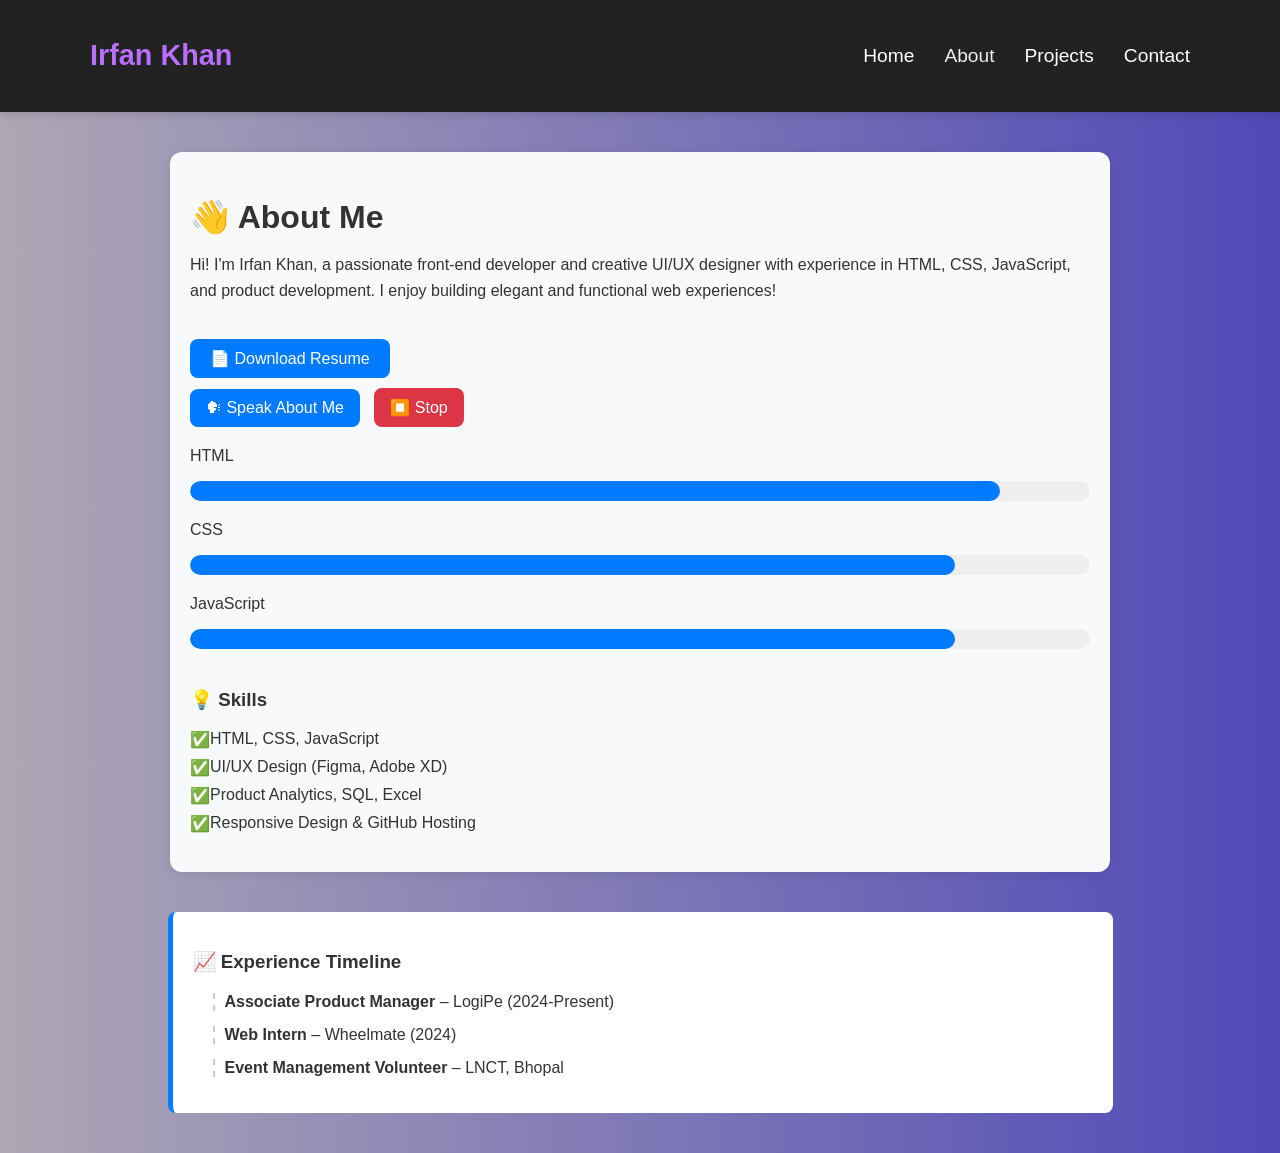
<file: about.html>
<!DOCTYPE html>
<html lang="en">
<head>
  <meta charset="UTF-8" />
  <meta name="viewport" content="width=device-width, initial-scale=1.0"/>
  <title>About Me - Irfan Khan</title>
  <link rel="stylesheet" href="style.css" />
  <link href="https://unpkg.com/aos@2.3.4/dist/aos.css" rel="stylesheet">
</head>
<body>

  <!-- ✅ Reusable Header/Navbar -->
  <header class="site-header">
    <div class="container">
      <h1 class="logo">Irfan Khan</h1>
      <nav class="nav-menu">
        <ul>
          <li><a href="index.html">Home</a></li>
          <li><a href="about.html" class="active">About</a></li>
          <li><a href="projects.html">Projects</a></li>
          <li><a href="contact.html">Contact</a></li>
        </ul>
      </nav>
    </div>
  </header>
  

  <!-- ✅ About Section -->
  <section class="about-container" data-aos="fade-right">

    <div class="about-text">
      <h2>👋 About Me</h2>
      <p>
        Hi! I'm Irfan Khan, a passionate front-end developer and creative UI/UX designer with experience in HTML, CSS, JavaScript, and product development. I enjoy building elegant and functional web experiences!
      </p>
      <a href="./resume/new reusmnee.pdf" download class="download-btn">📄 Download Resume</a>
    </div>
    <!-- Start Speaking -->
<button onclick="speakAboutMe()" class="speak-btn">🗣 Speak About Me</button>

<!-- Stop Speaking -->
<button onclick="stopSpeaking()" class="stop-btn">⏹️ Stop</button>

    <div class="skill-bar">
      <p>HTML</p>
      <div class="bar">
        <div class="progress" style="width: 90%;"></div>
      </div>
    </div>
    
    <div class="skill-bar">
      <p>CSS</p>
      <div class="bar">
        <div class="progress" style="width: 85%;"></div>
      </div>
      <div class="skill-bar">
        <p>JavaScript</p>
        <div class="bar">
          <div class="progress" style="width: 85%;"></div>
        </div>
    </div>
    
    <div class="skills">
      <h3>💡 Skills</h3>
      <ul>
        <li>HTML, CSS, JavaScript</li>
        <li>UI/UX Design (Figma, Adobe XD)</li>
        <li>Product Analytics, SQL, Excel</li>
        <li>Responsive Design & GitHub Hosting</li>
      </ul>
    </div>
  </section>

  <!-- ✅ Timeline Section -->
  <section class="timeline">
    <h3>📈 Experience Timeline</h3>
    <ul>
      <li><strong>Associate Product Manager</strong> – LogiPe (2024-Present)</li>
      <li><strong>Web Intern</strong> – Wheelmate (2024)</li>
      <li><strong>Event Management Volunteer</strong> – LNCT, Bhopal</li>
    </ul>
  </section>
  <script src="https://unpkg.com/aos@2.3.4/dist/aos.js"></script>
<script>
  AOS.init({
    duration: 1000,  // animation time (ms)
    once: true       // animate only once
  });
</script>
<script src="script.js"></script>


</body>
</html>
</file>
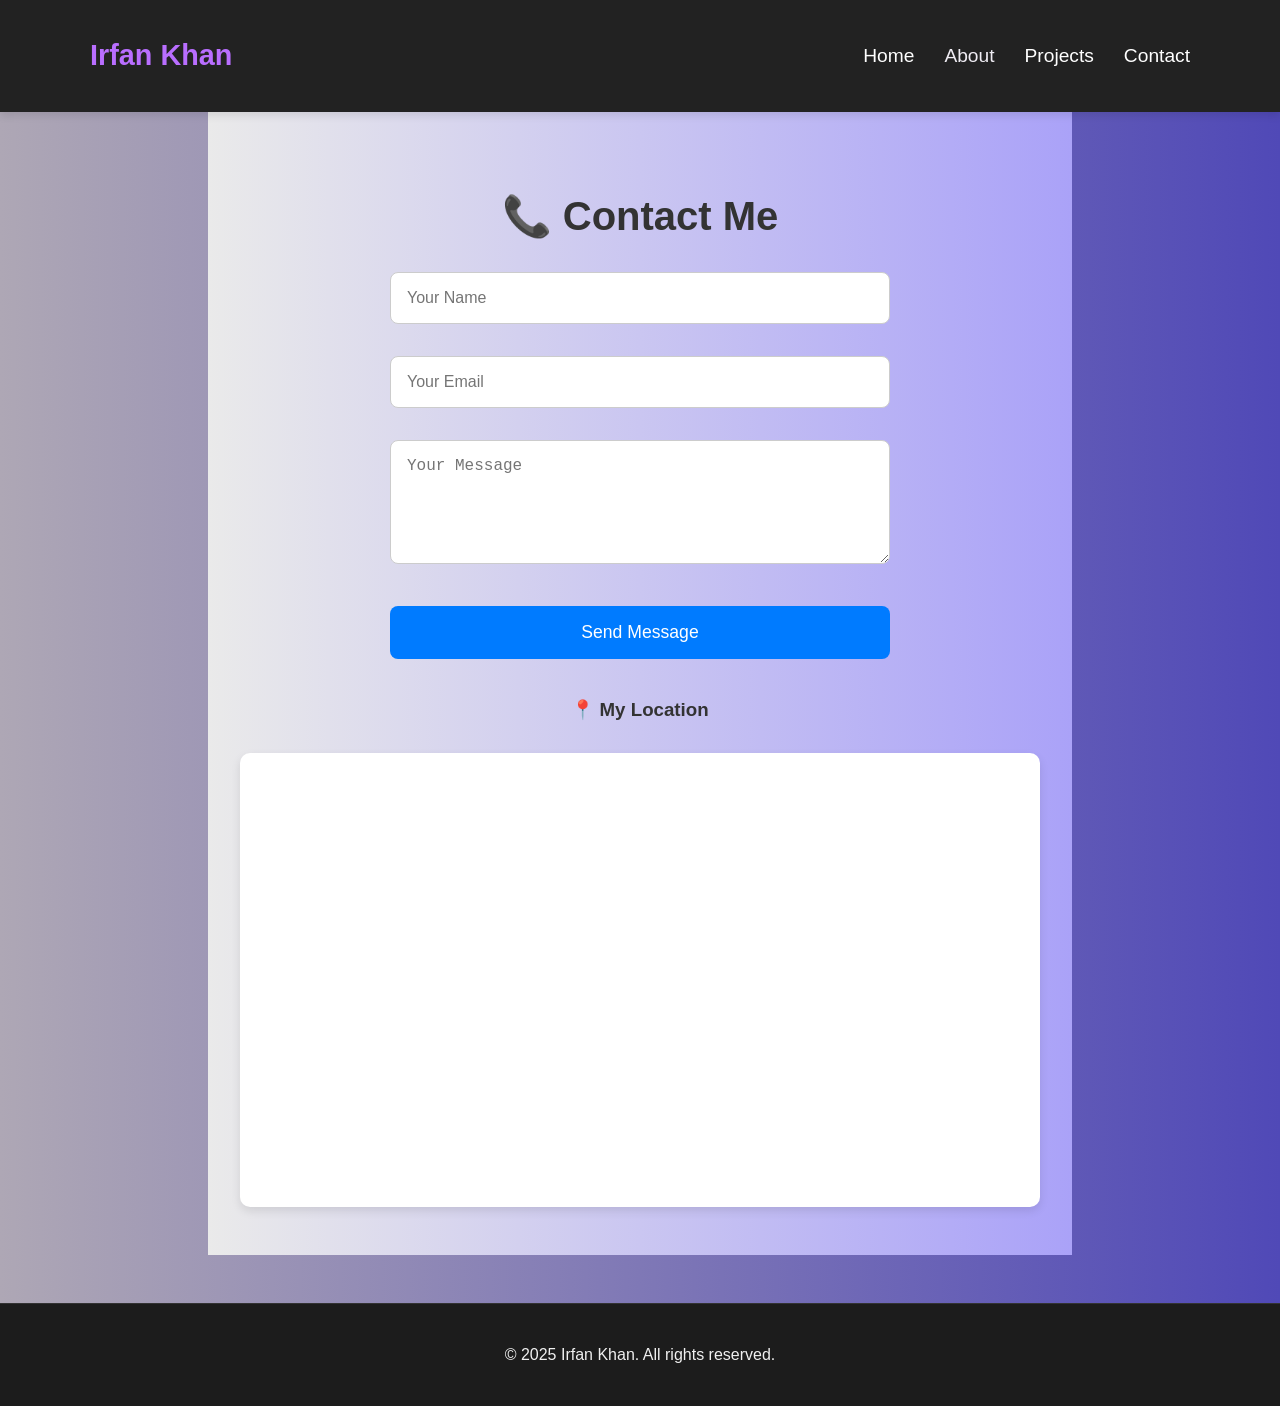
<file: contact.html>
<!DOCTYPE html>
<html lang="en">
<head>
  <meta charset="UTF-8" />
  <meta name="viewport" content="width=device-width, initial-scale=1.0"/>
  <title>Contact - Irfan Khan</title>
  <link rel="stylesheet" href="style.css" />
</head>
<body>

  <!-- Header (optional) -->
  <header class="site-header">
    <div class="container">
      <h1 class="logo">Irfan Khan</h1>
      <nav class="nav-menu">
        <ul>
          <li><a href="index.html">Home</a></li>
          <li><a href="about.html" class="active">About</a></li>
          <li><a href="projects.html">Projects</a></li>
          <li><a href="contact.html">Contact</a></li>
        </ul>
      </nav>
    </div>
  </header>
  

  <!-- Contact Section -->
  <section id="contact" class="contact-container">
    <h2>📞 Contact Me</h2>
    <form action="https://formsubmit.co/irfank092003@gmail.com" method="POST">
      <input type="text" name="name" placeholder="Your Name" required>
      <input type="email" name="email" placeholder="Your Email" required>
      <textarea name="message" placeholder="Your Message" rows="5" required></textarea>
    
      <!-- ✅ Disable CAPTCHA (optional) -->
      <input type="hidden" name="_captcha" value="false">
    
      <!-- ✅ Redirect to your live contact page -->
      <input type="hidden" name="_next" value="https://www.linkedin.com/in/irfan-khan-8790562b8/">
    
      <button type="submit">Send Message</button>
    </form>
    <!-- ✅ Thank-you message (initially hidden) -->
<div id="thank-you-message" style="display:none; color: green; font-weight: bold; margin-top: 1rem;">
  ✅ Thanks! Your message has been sent.
</div>

    

    <!-- ✅ Step 3: Add Map Here -->
    <h3 style="margin-top: 40px;">📍 My Location</h3>
    <div class="map-container">
      <iframe src="https://www.google.com/maps/embed?pb=!1m18!1m12!1m3!1d234700.3465926973!2d77.24073730110192!3d23.199639106528092!2m3!1f0!2f0!3f0!3m2!1i1024!2i768!4f13.1!3m3!1m2!1s0x397c428f8fd68fbd%3A0x2155716d572d4f8!2sBhopal%2C%20Madhya%20Pradesh!5e0!3m2!1sen!2sin!4v1745147077498!5m2!1sen!2sin" width="600" height="450" style="border:0;" allowfullscreen="" loading="lazy" referrerpolicy="no-referrer-when-downgrade"></iframe>
    </div>
  </section>

  <!-- Footer -->
  <footer>
    <p>&copy; 2025 Irfan Khan. All rights reserved.</p>
  </footer>

  <script src="script.js"></script>
  <script>
    if (window.location.search.includes("success=1")) {
      document.getElementById("thank-you-message").style.display = "block";
    }
  </script>
  
  
  
</body>
</html>
</file>
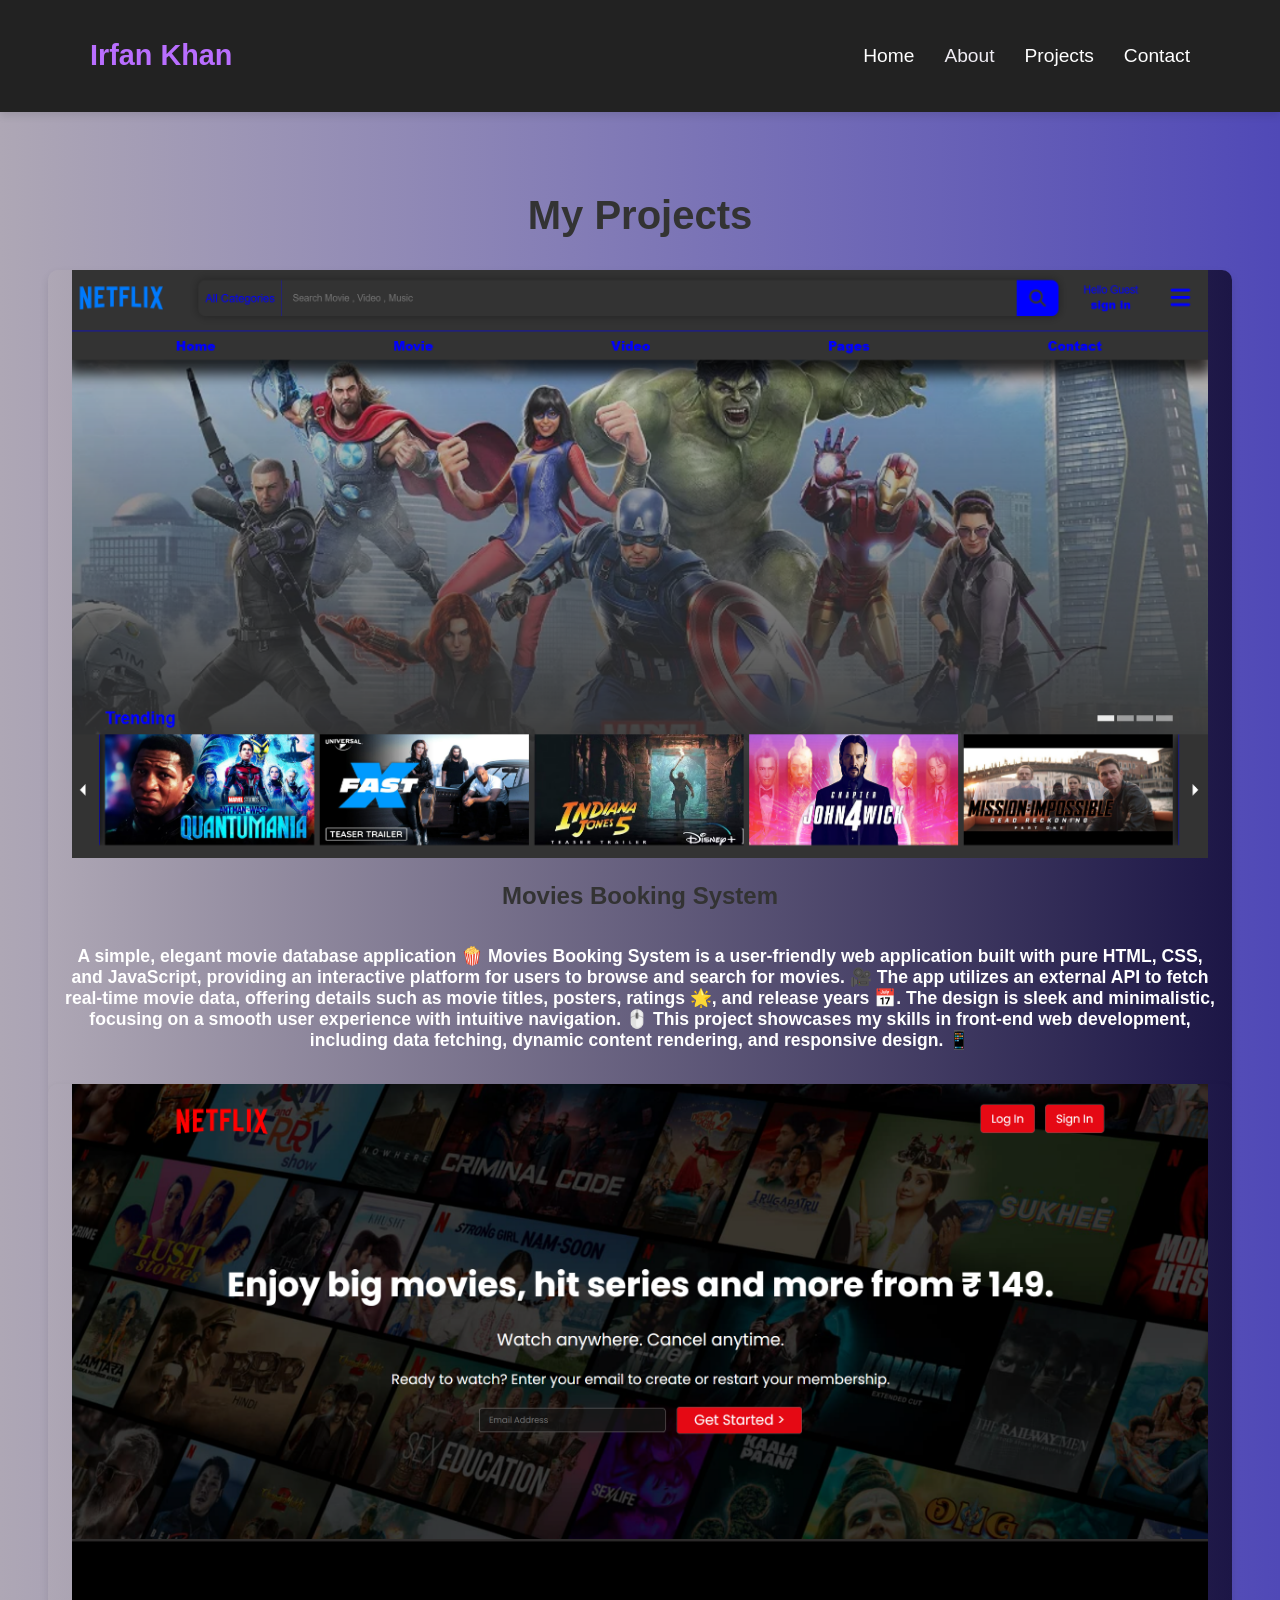
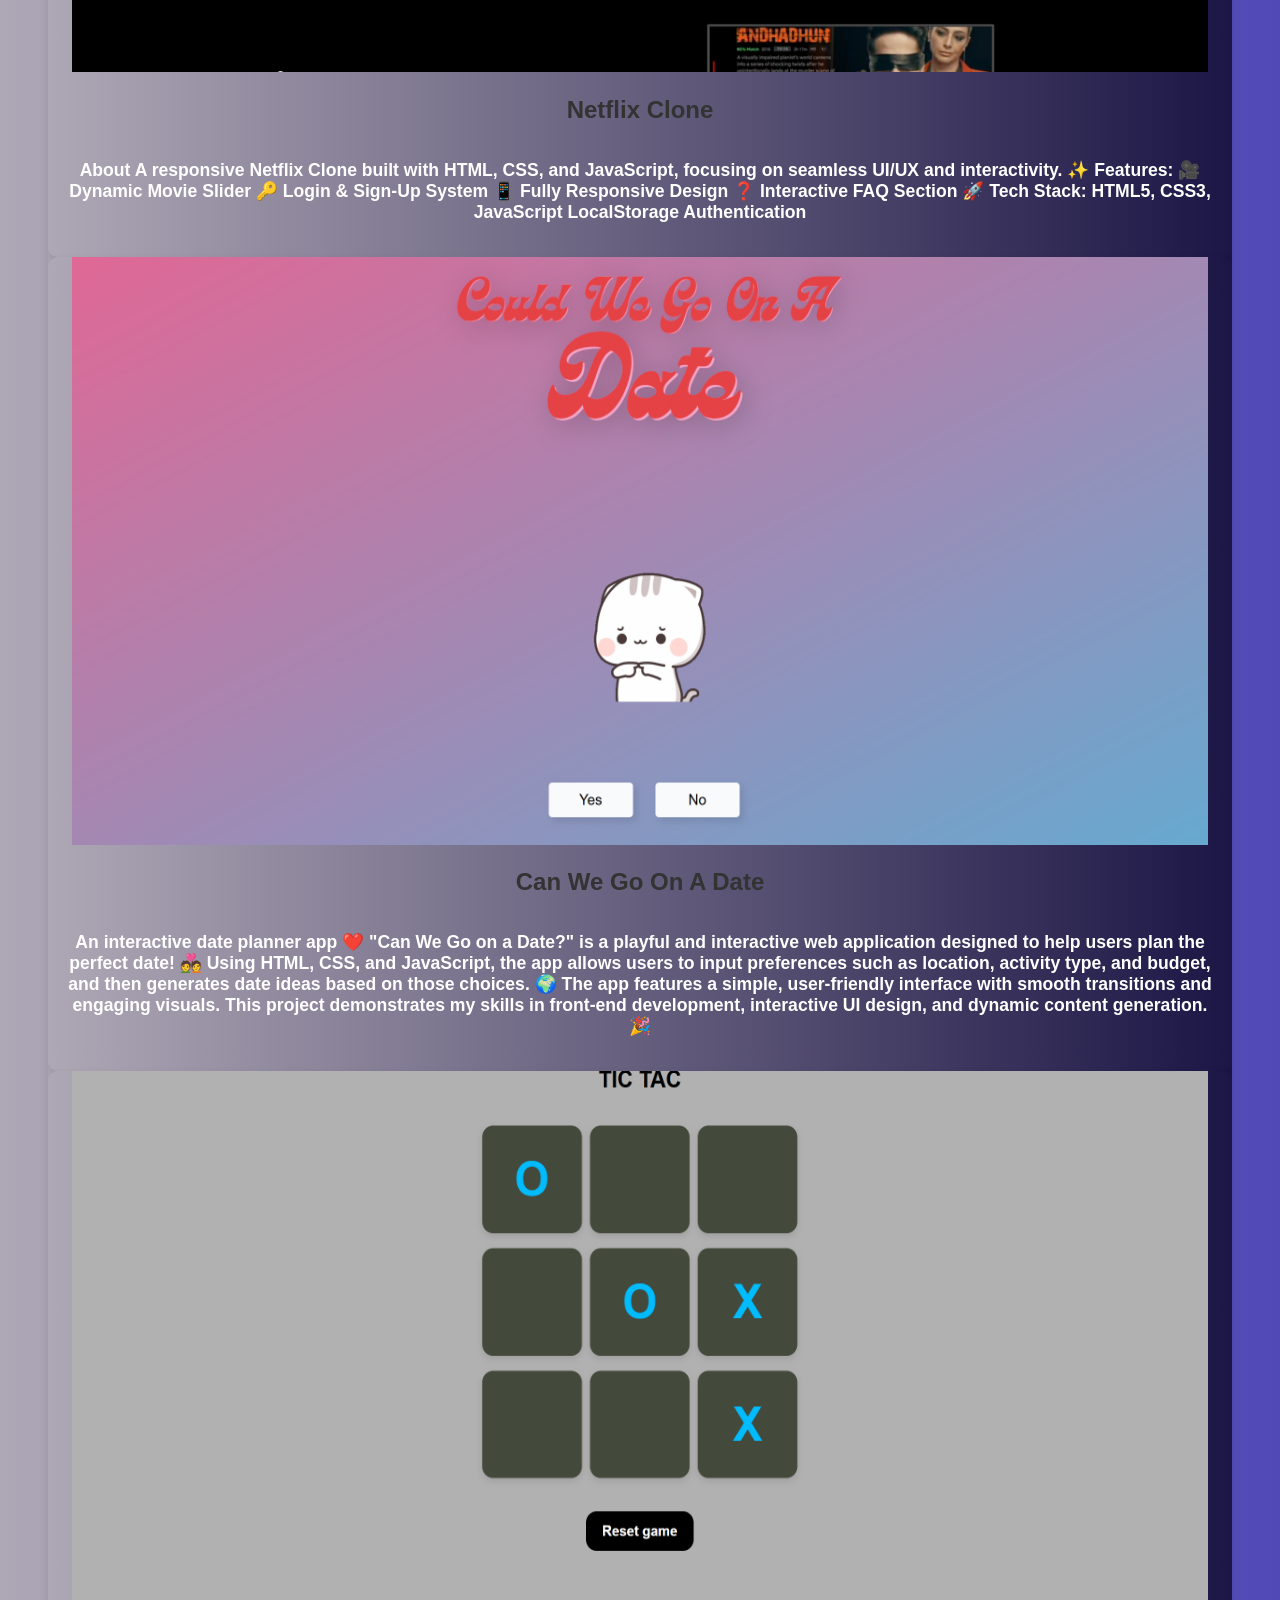
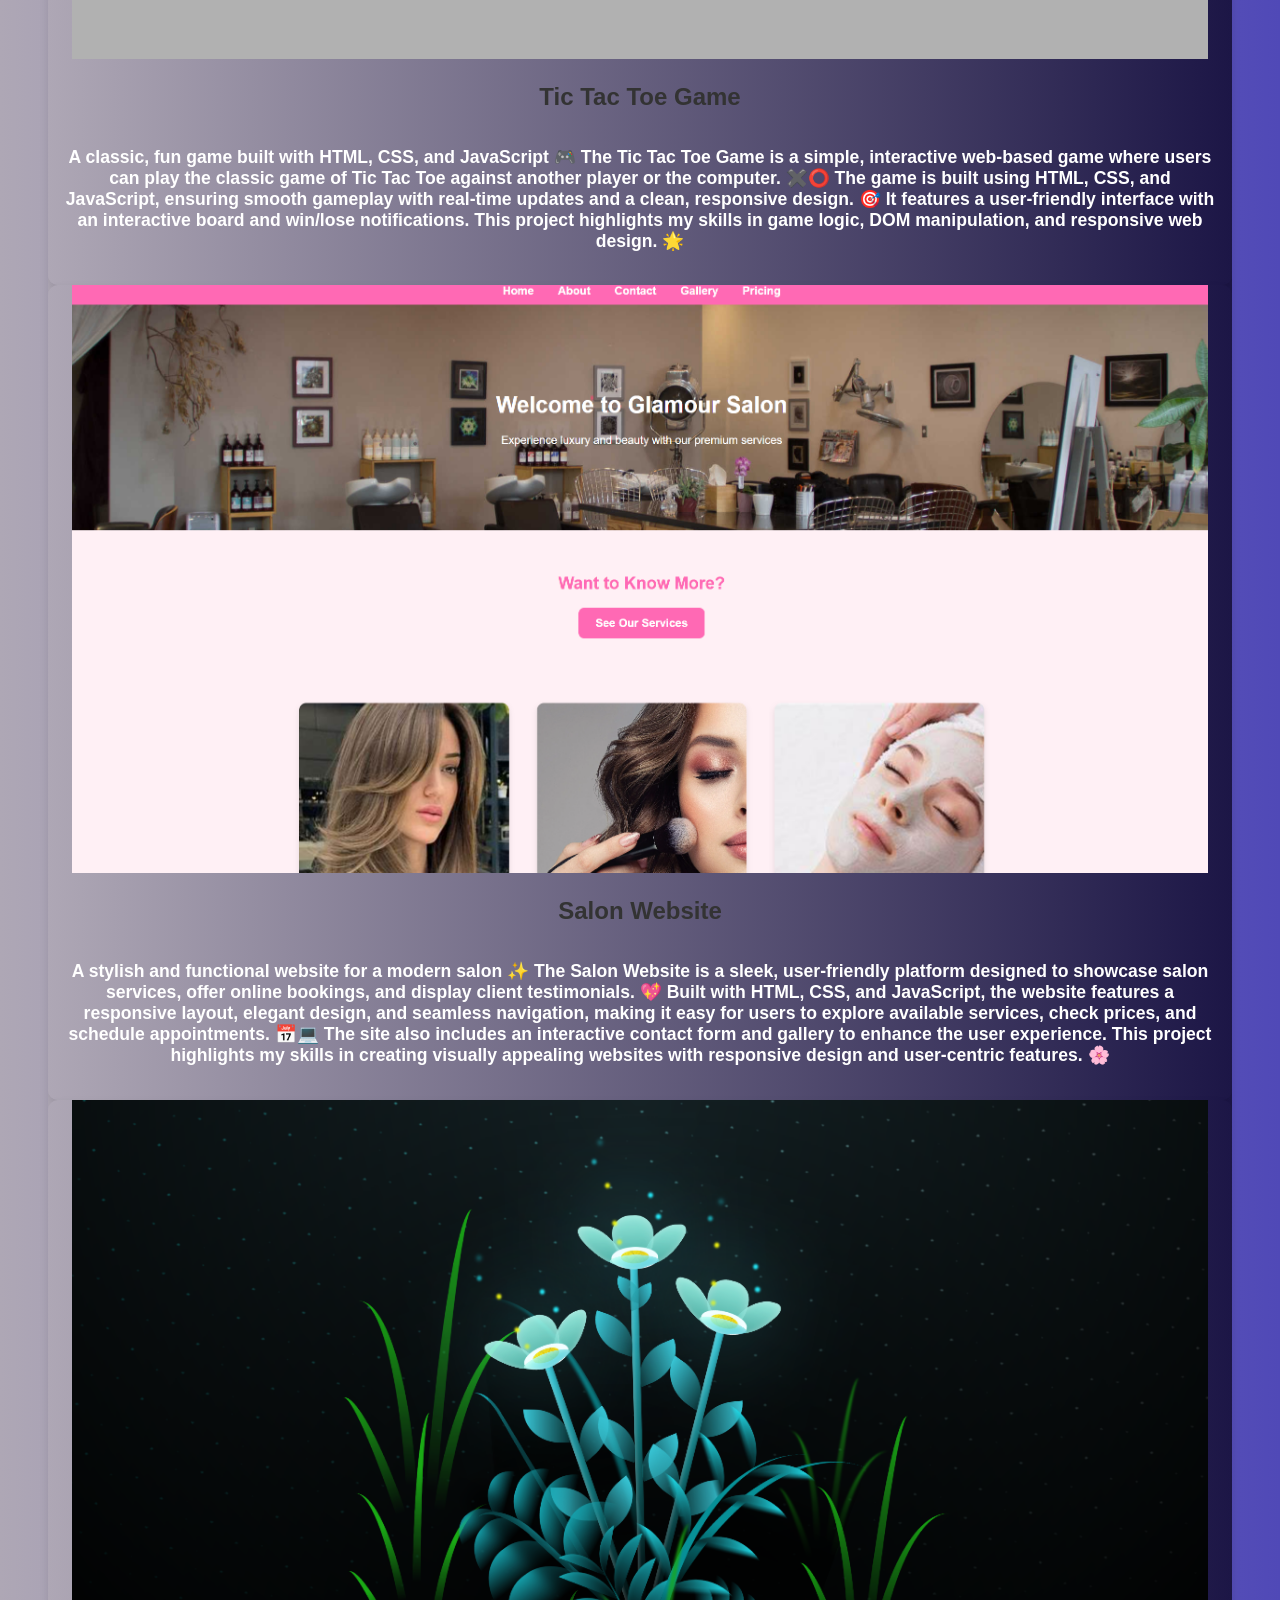
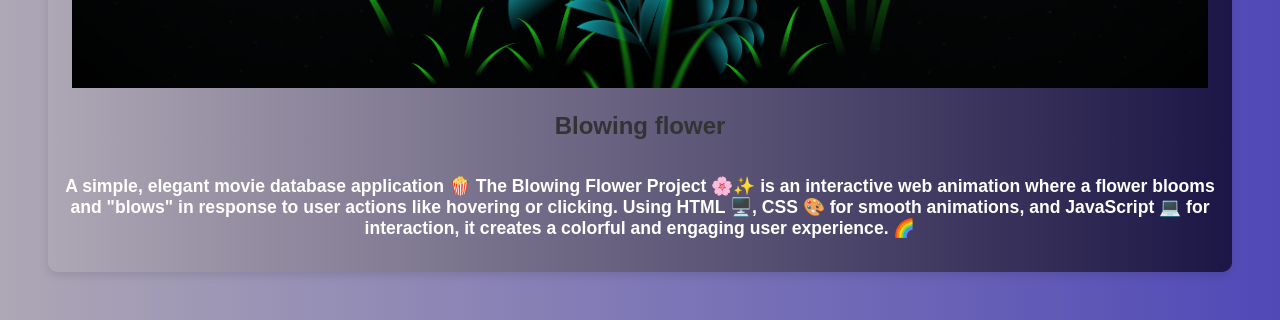
<file: projects.html>
<!DOCTYPE html>
<html lang="en">
<head>
  <meta charset="UTF-8">
  <title>Projects - Irfan Khan</title>
  <link rel="stylesheet" href="style.css">
  <link href="https://unpkg.com/aos@2.3.4/dist/aos.css" rel="stylesheet">
</head>
<body>
  <header class="site-header">
    <div class="container">
      <h1 class="logo">Irfan Khan</h1>
      <nav class="nav-menu">
        <ul>
          <li><a href="index.html">Home</a></li>
          <li><a href="about.html" class="active">About</a></li>
          <li><a href="projects.html">Projects</a></li>
          <li><a href="contact.html">Contact</a></li>
        </ul>
      </nav>
    </div>
  </header>
  

  <section id="projects" data-aos="fade-up">

    <h2>My Projects</h2>
    <div class="project-grid">

      <div class="project-card" onclick="openModal('vanilla')">
        <img src="./img/movies.png" alt="Vanilla Movie">
        <h1>Movies Booking System</h1>
        <p style="color:rgb(255, 255, 255) ;">A simple, elegant movie database application 🍿

          Movies Booking System is a user-friendly web application built with pure HTML, CSS, and JavaScript, providing an interactive platform for users to browse and search for movies. 🎥 The app utilizes an external API to fetch real-time movie data, offering details such as movie titles, posters, ratings 🌟, and release years 📅. The design is sleek and minimalistic, focusing on a smooth user experience with intuitive navigation. 🖱️ This project showcases my skills in front-end web development, including data fetching, dynamic content rendering, and responsive design. 📱</p>


        <!-- Project 1: Netflix Clone -->
    <div class="project-card" onclick="openModal('netflix')">
      <img src="./img/netflix.png" alt="Netflix Clone" />
      <h1>Netflix Clone</h1>
      <p style="color:rgb(255, 255, 255) ;">About
        A responsive Netflix Clone built with HTML, CSS, and JavaScript, focusing on seamless UI/UX and interactivity. ✨ Features: 🎥 Dynamic Movie Slider 🔑 Login & Sign-Up System 📱 Fully Responsive Design ❓ Interactive FAQ Section 🚀 Tech Stack: HTML5, CSS3, JavaScript LocalStorage Authentication</p>

    </div>

    <!-- Project 2: Can We Go On A Date -->
    <div class="project-card" onclick="openModal('date-app')">
      <img src="./img/prapose.png" alt="Can We Go On A Date" />
      
      <h1>Can We Go On A Date</h1>
      <p style="color:rgb(255, 255, 255) ;">An interactive date planner app ❤️

        "Can We Go on a Date?" is a playful and interactive web application designed to help users plan the perfect date! 💑 Using HTML, CSS, and JavaScript, the app allows users to input preferences such as location, activity type, and budget, and then generates date ideas based on those choices. 🌍 The app features a simple, user-friendly interface with smooth transitions and engaging visuals. This project demonstrates my skills in front-end development, interactive UI design, and dynamic content generation. 🎉</p>

      

    </div>

    <!-- Project 3: Tic Tac Toe Game -->
    <div class="project-card" onclick="openModal('tic-tac')">
      <img src="./img/tictak.png" alt="Tic Tac Toe" />
      <h1>Tic Tac Toe Game</h1>
      <p style="color:rgb(255, 255, 255) ;">A classic, fun game built with HTML, CSS, and JavaScript 🎮

        The Tic Tac Toe Game is a simple, interactive web-based game where users can play the classic game of Tic Tac Toe against another player or the computer. ✖️⭕ The game is built using HTML, CSS, and JavaScript, ensuring smooth gameplay with real-time updates and a clean, responsive design. 🎯 It features a user-friendly interface with an interactive board and win/lose notifications. This project highlights my skills in game logic, DOM manipulation, and responsive web design. 🌟</p>

    </div>

    <!-- Project 4: Salon Website -->
    <div class="project-card" onclick="openModal('salon')">
      <img src="./img/parlour.png" alt="Salon Website" />
      <h1>Salon Website</h1>
      <p style="color:rgb(255, 255, 255) ;">A stylish and functional website for a modern salon ✨

        The Salon Website is a sleek, user-friendly platform designed to showcase salon services, offer online bookings, and display client testimonials. 💖 Built with HTML, CSS, and JavaScript, the website features a responsive layout, elegant design, and seamless navigation, making it easy for users to explore available services, check prices, and schedule appointments. 📅💻 The site also includes an interactive contact form and gallery to enhance the user experience. This project highlights my skills in creating visually appealing websites with responsive design and user-centric features. 🌸</p>

    </div>

    <div class="project-card" onclick="openModal('vanilla')">
      <img src="./img/flower.png" alt="Vanilla Movie">
      <h1>Blowing flower</h1>
      <p style="color:rgb(255, 255, 255) ;">A simple, elegant movie database application 🍿
        The Blowing Flower Project 🌸✨ is an interactive web animation where a flower blooms and "blows" in response to user actions like hovering or clicking. Using HTML 🖥️, CSS 🎨 for smooth animations, and JavaScript 💻 for interaction, it creates a colorful and engaging user experience. 🌈
      </p>

      </div>

      </div>

    </div>
  </section>
  <script src="https://unpkg.com/aos@2.3.4/dist/aos.js"></script>
<script>
  AOS.init({
    duration: 1000,  // animation time (ms)
    once: true       // animate only once
  });
</script>

</body>
</html>
</file>
<file: style.css>
/* General Body Styles */
body {
  font-family: 'Segoe UI', sans-serif;
  margin: 0;
  padding: 0;
  /* background-color: #f4f4f9; */
  background: linear-gradient(90deg, #aea7b5, #5049b7);
  color: #333;
  transition: background-color 0.3s ease, color 0.3s ease;
}
html {
  scroll-behavior: smooth;
}


/* Header Section */
header {
  position: sticky;
  top: 0;
  background: linear-gradient(90deg, #3b373f, #5037d9); /* Gradient background */
  color: white;
  padding: 2rem 0;
  box-shadow: 0 4px 8px rgba(0, 0, 0, 0.1);
  z-index: 1000;
}

.header-container {
  display: flex;
  justify-content: space-between;
  align-items: center;
  width: 90%;
  margin: 0 auto;
  max-width: 1200px;
}

.logo h1 {
  font-size: 2.5rem;
  font-weight: 600;
  margin: 0;
}

.logo p {
  font-size: 1rem;
  font-weight: 300;
  margin: 0;
}

nav {
  display: flex;
  gap: 1.5rem;
  align-items: center;
}

nav a {
  color: white;
  text-decoration: none;
  font-size: 1.2rem;
  font-weight: 500;
  transition: color 0.3s ease;
}

nav a:hover {
  color: #e74c3c;
}

nav button {
  background: transparent;
  color: white;
  border: 2px solid white;
  padding: 0.5rem 1rem;
  font-size: 1.2rem;
  border-radius: 25px;
  cursor: pointer;
  transition: background-color 0.3s ease, color 0.3s ease;
}

nav button:hover {
  background-color: white;
  color: #2575fc;
  border-color: #2575fc;
}

@media (max-width: 768px) {
  .header-container {
    flex-direction: column;
    text-align: center;
  }

  nav {
    margin-top: 1rem;
    flex-direction: column;
    gap: 1rem;
  }

  nav a {
    font-size: 1.5rem;
  }
}

nav button {
  color: white;
  text-decoration: none;
  background: transparent;
  border: none;
  font-size: 1rem;
  font-weight: 600;
  cursor: pointer;
}

nav a:hover,
nav button:hover {
  text-decoration: underline;
  color: #e74c3c;
}

/* Projects Section */
#projects {
  padding: 3rem 2rem;
  text-align: center;
}

#projects h2 {
  font-size: 2.5rem;
  margin-bottom: 2rem;
  color: #333;
}

.project-grid {
  display: grid;
  grid-template-columns: repeat(auto-fit, minmax(250px, 1fr));
  gap: 2rem;
  margin-top: 2rem;
}

.project-card {
  background-color: #fff;
  border-radius: 10px;
  overflow: hidden;
  box-shadow: 0 4px 8px rgba(0, 0, 0, 0.1);
  transition: transform 0.3s ease, box-shadow 0.3s ease;
  cursor: pointer;
}

.project-card:hover {
  transform: translateY(-10px);
  box-shadow: 0 10px 20px rgba(0, 0, 0, 0.1);
}

.project-card img {
  width: 100%;
  height: 180px;
  object-fit: cover;
  transition: transform 0.3s ease;
}

.project-card img:hover {
  transform: scale(1.05);
}

.project-card p {
  font-size: 1.1rem;
  padding: 1rem;
  font-weight: 600;
  color: #333;
}

/* Modal */
.modal {
  position: fixed;
  top: 0; left: 0;
  width: 100%; height: 100%;
  background: rgba(0, 0, 0, 0.7);
  display: none;
  align-items: center;
  justify-content: center;
}

.modal-content {
  background: #fff;
  padding: 2rem;
  width: 90%;
  max-width: 600px;
  border-radius: 12px;
  text-align: center;
}

.close {
  position: absolute;
  top: 1rem;
  right: 1rem;
  font-size: 1.8rem;
  cursor: pointer;
}

#modal-title {
  font-size: 2rem;
  color: #333;
}

#modal-description {
  margin-top: 1rem;
  font-size: 1.1rem;
  color: #777;
}

#modal-link {
  margin-top: 2rem;
  padding: 0.8rem 2rem;
  background-color: #e74c3c;
  color: white;
  text-decoration: none;
  border-radius: 5px;
  font-weight: 600;
}

#modal-link:hover {
  background-color: #c0392b;
}

/* Contact Form */
#contact {
  padding: 3rem 2rem;
  background: linear-gradient(90deg, #eaeaea, #aaa2f8);
  /* background-color: #f4f4f9; */
  text-align: center;
}

#contact h2 {
  font-size: 2.5rem;
  margin-bottom: 2rem;
  color: #333;
}

form {
  display: flex;
  flex-direction: column;
  gap: 1.5rem;
  max-width: 500px;
  margin: 0 auto;
}

form input,
form textarea {
  padding: 1rem;
  border: 1px solid #ccc;
  border-radius: 8px;
  font-size: 1rem;
  width: 100%;
  box-sizing: border-box;
}

form button {
  padding: 1rem;
  background-color: #e74c3c;
  color: white;
  border: none;
  border-radius: 8px;
  font-size: 1.1rem;
  cursor: pointer;
  transition: background-color 0.3s ease;
}

form button:hover {
  background-color: #c0392b;
}

/* Footer */
footer {
  padding: 1rem;
  background-color: #333;
  color: white;
  text-align: center;
}

footer p {
  font-size: 1rem;
}

/* Dark Mode */
body.dark {
  background-color: #121212;
  color: #e0e0e0;
}

body.dark header {
  background-color: #1f1f1f;
}

body.dark nav {
  background-color: transparent;
}

body.dark .project-card {
  background-color: #333;
}

body.dark .project-card:hover {
  background-color: #444;
  box-shadow: 0 4px 8px rgba(0, 0, 0, 0.2);
}

body.dark .project-card img {
  filter: brightness(0.7);
}

/* Responsive Styles */
@media (max-width: 768px) {
  nav {
    flex-direction: column;
    gap: 1rem;
  }

  .project-grid {
    grid-template-columns: repeat(auto-fit, minmax(300px, 1fr));
  }

  .modal-content {
    width: 80%;
  }

  footer p {
    font-size: 0.9rem;
  }
}

/* Projects Section */
#projects {
  padding: 3rem 3rem;
  /* height: 20px; */
  text-align: center;
}

#projects h2 {
  font-size: 2.5rem;
  margin-bottom: 2rem;
  color: #333;
}

.project-grid {
  display: grid;
  grid-template-columns: repeat(auto-fit, minmax(250px, 1fr));
  gap: 2rem;
  margin-top: 2rem;
}

.project-card {
  /* background-color: #704343; */
  background: linear-gradient(90deg, #aea7b5, #1c1646);
  border-radius: 10px;
  overflow: hidden;
  box-shadow: 0 4px 8px rgba(0, 0, 0, 0.1);
  cursor: pointer;
  transition: transform 0.3s ease, box-shadow 0.3s ease;
}

.project-card:hover {
  transform: translateY(-10px);
  box-shadow: 0 10px 20px rgba(0, 0, 0, 0.1);
}

.project-card img {
  width: 96%;
  /* padding: 7px; */
  gap: 20px;
  height: 588px;
  object-fit: fill;
  transition: transform 0.3s ease;
}

.project-card img:hover {
  transform: scale(1.05);
}

.project-card p {
  font-size: 1.1rem;
  padding: 1rem;
  font-weight: 600;
  color: #333;
}

/* Modal */
.modal {
  position: fixed;
  top: 0; left: 0;
  width: 100%; height: 100%;
  background: rgba(0, 0, 0, 0.7);
  display: none;
  align-items: center;
  justify-content: center;
}

.modal-content {
  background: #fff;
  padding: 2rem;
  width: 90%;
  max-width: 600px;
  border-radius: 12px;
  text-align: center;
}

.close {
  position: absolute;
  top: 1rem;
  right: 1rem;
  font-size: 1.8rem;
  cursor: pointer;
}

#modal-title {
  font-size: 2rem;
  color: #333;
}

#modal-description {
  margin-top: 1rem;
  font-size: 1.1rem;
  color: #777;
}

#modal-link {
  margin-top: 2rem;
  padding: 0.8rem 2rem;
  background-color: #e74c3c;
  color: white;
  text-decoration: none;
  border-radius: 5px;
}

#modal-link:hover {
  background-color: #c0392b;
}
.modal-button {
  display: inline-block;
  margin-top: 20px;
  padding: 10px 20px;
  background: #007BFF;
  color: white;
  text-decoration: none;
  border-radius: 5px;
  font-weight: bold;
  transition: background-color 0.3s ease;
}

.modal-button:hover {
  background: #0056b3;
}
/* About Page Styles */
.about-container {
  max-width: 900px;
  margin: 40px auto;
  padding: 20px;
  background: #f8f9fa;
  border-radius: 12px;
  box-shadow: 0 2px 12px rgba(0, 0, 0, 0.08);
}

.about-container h2 {
  font-size: 2rem;
  margin-bottom: 10px;
}

.about-text p {
  font-size: 1rem;
  line-height: 1.6;
}

.download-btn {
  display: inline-block;
  margin-top: 20px;
  background: #007bff;
  color: white;
  padding: 10px 20px;
  border-radius: 8px;
  text-decoration: none;
  transition: background 0.3s ease;
}

.download-btn:hover {
  background: #0056b3;
}

.skills {
  margin-top: 40px;
}

.skills ul {
  list-style: none;
  padding-left: 0;
}

.skills li {
  margin-bottom: 10px;
  padding-left: 20px;
  position: relative;
}

.skills li::before {
  content: "✅";
  position: absolute;
  left: 0;
}

.timeline {
  max-width: 900px;
  margin: 40px auto;
  padding: 20px;
  background: #fff;
  border-left: 5px solid #007bff;
  border-radius: 8px;
}

.timeline h3 {
  margin-bottom: 20px;
}

.timeline ul {
  list-style: none;
  padding-left: 20px;
}

.timeline li {
  margin-bottom: 15px;
  padding-left: 10px;
  border-left: 2px dashed #ccc;
}
/* ======= HEADER / NAVBAR ======= */
.navbar {
  display: flex;
  justify-content: space-between;
  align-items: center;
  background: #1c1c1c;
  padding: 1rem 2rem;
  position: sticky;
  top: 0;
  z-index: 100;
  box-shadow: 0 2px 8px rgba(0,0,0,0.2);
}

.logo {
  color: #ffffff;
  font-size: 1.8rem;
  font-weight: bold;
}

.nav-links {
  list-style: none;
  display: flex;
  gap: 1.5rem;
}

.nav-links li a {
  color: #ffffff;
  text-decoration: none;
  font-weight: 500;
  font-size: 1.1rem;
  transition: color 0.3s ease;
}

.nav-links li a:hover,
.nav-links li a.active {
  color: #00bfff;
  border-bottom: 2px solid #00bfff;
  padding-bottom: 2px;
}

/* ======= MODE TOGGLE BUTTON ======= */
.mode-toggle {
  background: transparent;
  color: white;
  border: 2px solid white;
  border-radius: 20px;
  padding: 6px 14px;
  cursor: pointer;
  font-size: 1rem;
  transition: all 0.3s ease;
}

.mode-toggle:hover {
  background: white;
  color: #1c1c1c;
}

/* ======= DARK MODE STYLING ======= */
body.dark {
  background-color: #121212;
  color: #e0e0e0;
}

body.dark .navbar {
  background: #121212;
}

body.dark .nav-links li a {
  color: #e0e0e0;
}

body.dark .nav-links li a:hover {
  color: #00bfff;
}

body.dark .mode-toggle {
  border-color: #e0e0e0;
}
/* ======= FOOTER ======= */
footer {
  background-color: #1c1c1c;
  color: #f0f0f0;
  padding: 2rem 1rem;
  text-align: center;
  font-size: 0.95rem;
  line-height: 1.8;
  margin-top: 3rem;
  border-top: 1px solid #333;
}

footer a {
  color: #00bfff;
  text-decoration: none;
  font-weight: 500;
}

footer a:hover {
  text-decoration: underline;
  color: #ffffff;
}

footer p {
  margin: 0.3rem 0;
}

/* Dark Mode Footer */
body.dark footer {
  background-color: #121212;
  color: #e0e0e0;
}

body.dark footer a {
  color: #4dabf7;
}

body.dark footer a:hover {
  color: #ffffff;
}
.projects h2{

}
#mode-toggle {
  background: transparent;
  border: none;
  font-size: 1.8rem;
  cursor: pointer;
  transition: transform 0.3s ease, box-shadow 0.3s ease;
}

#mode-toggle:hover {
  transform: scale(1.3);
  text-shadow: 0 0 10px #ffd700;
}
.typing-container {
  text-align: center;
  font-size: 2rem;
  margin: 100px 0 50px 0;
  color: white;
}







.skill-bar {
  margin: 20px 0;
}

.bar {
  width: 100%;
  background: #eee;
  border-radius: 20px;
  overflow: hidden;
}

.progress {
  height: 20px;
  background: #007bff;
  border-radius: 20px;
  width: 0;
  transition: width 2s ease;
}


.contact-container {
  padding: 2rem;
  max-width: 800px;
  margin: auto;
  text-align: center;
}

.contact-container form {
  display: flex;
  flex-direction: column;
  gap: 1rem;
  margin-top: 1rem;
}

.contact-container input,
.contact-container textarea {
  padding: 1rem;
  border: 1px solid #ccc;
  border-radius: 8px;
  font-size: 1rem;
  width: 100%;
  box-sizing: border-box;
}

.contact-container button {
  padding: 1rem;
  background-color: #007bff;
  color: white;
  border: none;
  font-size: 1.1rem;
  border-radius: 8px;
  cursor: pointer;
  transition: background-color 0.3s;
}

.contact-container button:hover {
  background-color: #0056b3;
}

.map-container {
  margin-top: 2rem;
  border-radius: 10px;
  overflow: hidden;
  background-color: white;
  box-shadow: 0 4px 10px rgba(0, 0, 0, 0.1);
}
form input,
form textarea {
  width: 100%;
  padding: 1rem;
  margin-bottom: 1rem;
  border: 1px solid #ccc;
  border-radius: 6px;
  font-size: 1rem;
}

form button {
  padding: 0.8rem 2rem;
  font-size: 1rem;
  background-color: #007bff;
  color: white;
  border: none;
  border-radius: 6px;
  cursor: pointer;
  transition: background-color 0.3s;
}

form button:hover {
  background-color: #0056b3;
}
.stop-btn {
  background-color: #dc3545;
  color: white;
  border: none;
  border-radius: 8px;
  padding: 10px 16px;
  margin-top: 10px;
  cursor: pointer;
  font-size: 1rem;
  margin-left: 10px;
  transition: background-color 0.3s;
}

.stop-btn:hover {
  background-color: #b02a37;
}
button {
  background-color: #007bff;
  color: white;
  border: none;
  border-radius: 8px;
  padding: 10px 16px;
  margin-top: 10px;
  cursor: pointer;
  font-size: 1rem;
  transition: background-color 0.3s;
}

button:hover {
  background-color: #0056b3;
}
/* === HERO SECTION FIX === */
.hero {
  position: relative;
  width: 100%;
  height: 100vh;
  overflow: hidden;
  display: flex;
  flex-direction: column;
  justify-content: center;
  text-align: center;
}

/* Background Image and Overlay */
.bg-img {
  position: absolute;
  top: 0; left: 0;
  width: 100%;
  height: 100%;
  object-fit: cover;
  z-index: 0;
}

.overlay {
  position: absolute;
  top: 0; left: 0;
  width: 100%;
  height: 100%;
  background: rgba(0, 0, 0, 0.65);
  z-index: 1;
}

/* NAVIGATION */
.navbar {
  position: fixed;
  top: 0;
  width: 100%;
  padding: 0px 40px;
  display: flex;
  justify-content: space-between;
  align-items: center;
  z-index: 999;
  /* background: rgb(115 72 72 / 60%); */
  background: linear-gradient(90deg, #0e0e0f, #130442);
  backdrop-filter: blur(8px);
}

.logo {
  font-size: 1.6rem;
  font-weight: bold;
  color: #fff;
}

.nav-right a {
  color: white;
  margin-left: 20px;
  text-decoration: none;
  font-weight: 500;
  transition: color 0.3s;
}

.nav-right a:hover {
  color: #b96eff;
}

.mode-toggle {
  margin-left: 112px;
  padding: 6px 10px;
  font-size: 1rem;
  position: relative;
  right: 99px;
  background: transparent;
  border: 1px solid #b96eff;
  border-radius: 20px;
  color: white;
  cursor: pointer;
  transition: background 0.3s ease;
}

.mode-toggle:hover {
  background-color: #b96eff;
}

/* HERO TEXT CONTENT */
.hero-content {
  position: relative;
  z-index: 2;
  color: white;
  max-width: 700px;
  margin: auto;
  margin-top: 150px; /* Push below navbar */
  padding: 0 20px;
}

.hero-content h1 {
  font-size: 3.2rem;
  font-weight: 700;
  line-height: 1.3;
  margin-bottom: 1rem;
}

.highlight {
  color: #b96eff;
  display: block;
  font-weight: 600;
}

.subtitle {
  font-size: 1.2rem;
  color: #ddd;
  margin-bottom: 2rem;
}

.btn-primary {
  background-color: #b96eff;
  color: white;
  padding: 12px 30px;
  border: none;
  border-radius: 30px;
  text-decoration: none;
  font-weight: 600;
  transition: background 0.3s ease;
}

.btn-primary:hover {
  background-color: #9e54d8;
}

/* Responsive Fixes */
@media (max-width: 768px) {
  .navbar {
    flex-direction: column;
    padding: 10px 20px;
  }

  .nav-right {
    margin-top: 10px;
    display: flex;
    flex-wrap: wrap;
    justify-content: center;
  }

  .nav-right a,
  .mode-toggle {
    margin: 5px;
  }

  .hero-content h1 {
    font-size: 2.4rem;
  }

  .subtitle {
    font-size: 1rem;
  }

  .btn-primary {
    padding: 10px 24px;
    font-size: 0.95rem;
  }
}

.site-header {
  background: #222;
  padding: 20px 0;
  color: white;
  position: relative;
  z-index: 10;
}

.site-header .container {
  display: flex;
  justify-content: space-between;
  align-items: center;
  max-width: 1100px;
  margin: 0 auto;
  padding: 0 20px;
}

.logo {
  font-size: 1.8rem;
  font-weight: bold;
  color: #b96eff;
}

.nav-menu ul {
  list-style: none;
  margin: 0;
  padding: 0;
  display: flex;
  gap: 30px;
}

.nav-menu a {
  color: white;
  text-decoration: none;
  font-weight: 500;
  transition: color 0.3s ease;
}

.nav-menu a:hover,
.nav-menu a.active {
  color: #b96eff;
}
.site-header {
  background: #222;
  padding: 20px 0;
  color: white;
  position: relative;
  z-index: 1000;
}

.site-header .container {
  max-width: 1100px;
  margin: 0 auto;
  padding: 0 20px;
  display: flex;
  align-items: center;
  justify-content: space-between;
}

#mode-toggle {
  background: transparent;
  /* border: 2px solid white; */
  border-radius: 57%;
  color: white;
  font-size: 1.3rem;
  padding: 6px 12px;
  cursor: pointer;
  transition: all 0.3s ease;
  order: -1; /* Moves to left side */
}

#mode-toggle:hover {
  background: white;
  color: #333;
}

.logo {
  font-size: 1.8rem;
  font-weight: bold;
  color: #b96eff;
}

.nav-menu ul {
  list-style: none;
  display: flex;
  gap: 30px;
  padding: 0;
  margin: 0;
}

.nav-menu a {
  color: white;
  text-decoration: none;
  font-weight: 500;
  transition: color 0.3s ease;
}

.nav-menu a:hover,
.nav-menu a.active {
  color: #f0edf4;
}

/* Responsive - optional */
@media (max-width: 768px) {
  .nav-menu ul {
    gap: 15px;
    font-size: 1rem;
  }
}
.hi p{}
</file>
